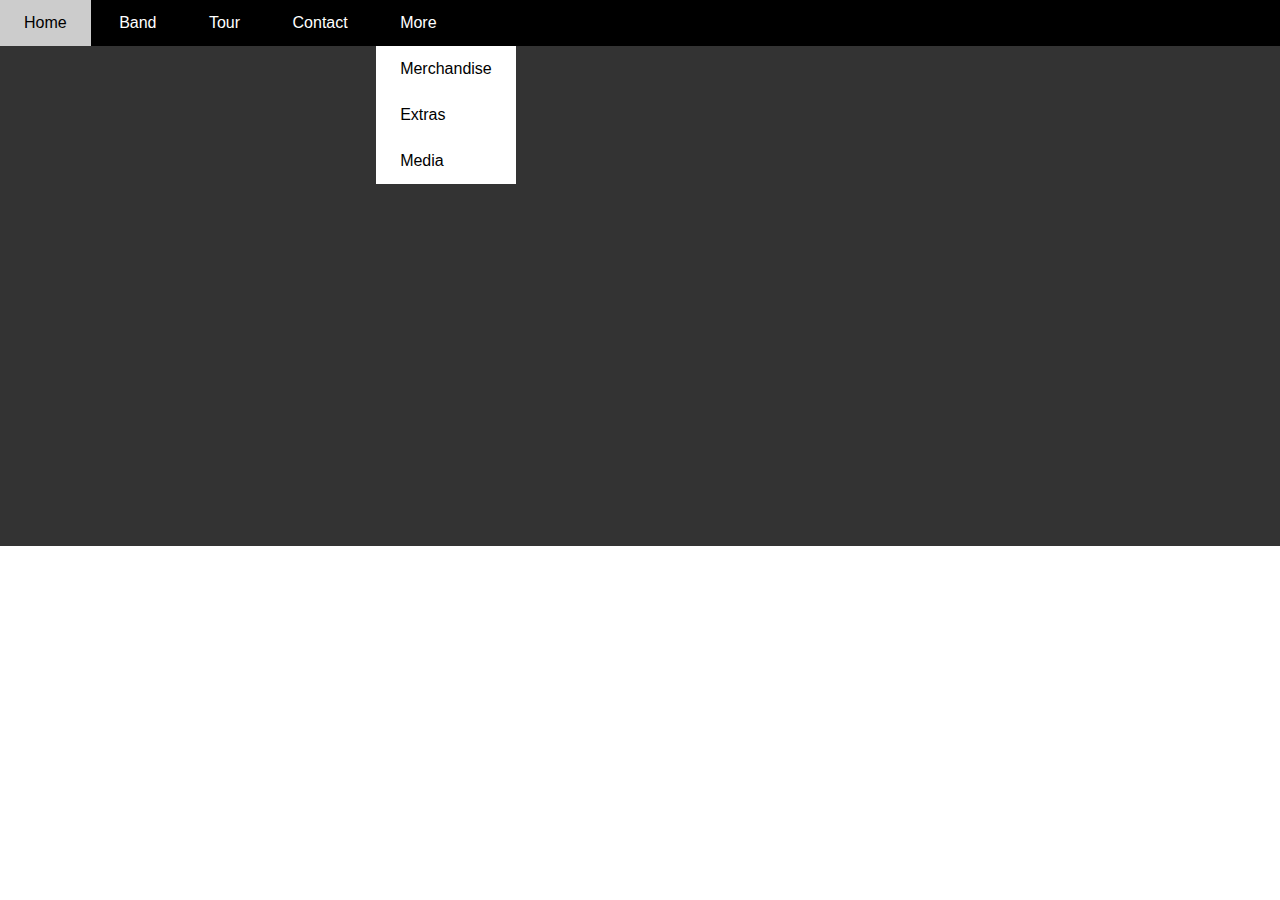
<file: F8/w3_templates_band/index.html>
<!DOCTYPE html>
<html lang="en">
<head>
    <meta charset="UTF-8">
    <meta name="viewport" content="width=device-width, initial-scale=1.0">
    <title>Document</title>
    <link rel="stylesheet" href="./assets/css/style.css">

</head>
<body>
    <div id="main">
        <div id="header">
            <!-- Nav -->
            <!-- ul#nav>li*5>a -->
            <ul id="nav">
                <li><a href="">Home</a></li>
                <li><a href="">Band</a></li>
                <li><a href="">Tour</a></li>
                <li><a href="">Contact</a></li>
                <li>
                    <a href=""> More</a>
                    <ul class="subnav">
                        <!-- dùng class vì sau này có thể xuất hiện nhiều -->
                        <li><a href="">Merchandise</a></li>
                        <li><a href="">Extras</a></li>
                        <li><a href="">Media</a></li>
                    </ul>
                </li>
            </ul>
        </div>

        <div id="slider">

        </div>

        <div id="container">
            <div id="content">

            </div>
        </div>
        
        <div id="footer">

        </div>
    </div>
</body>
</html>
</file>
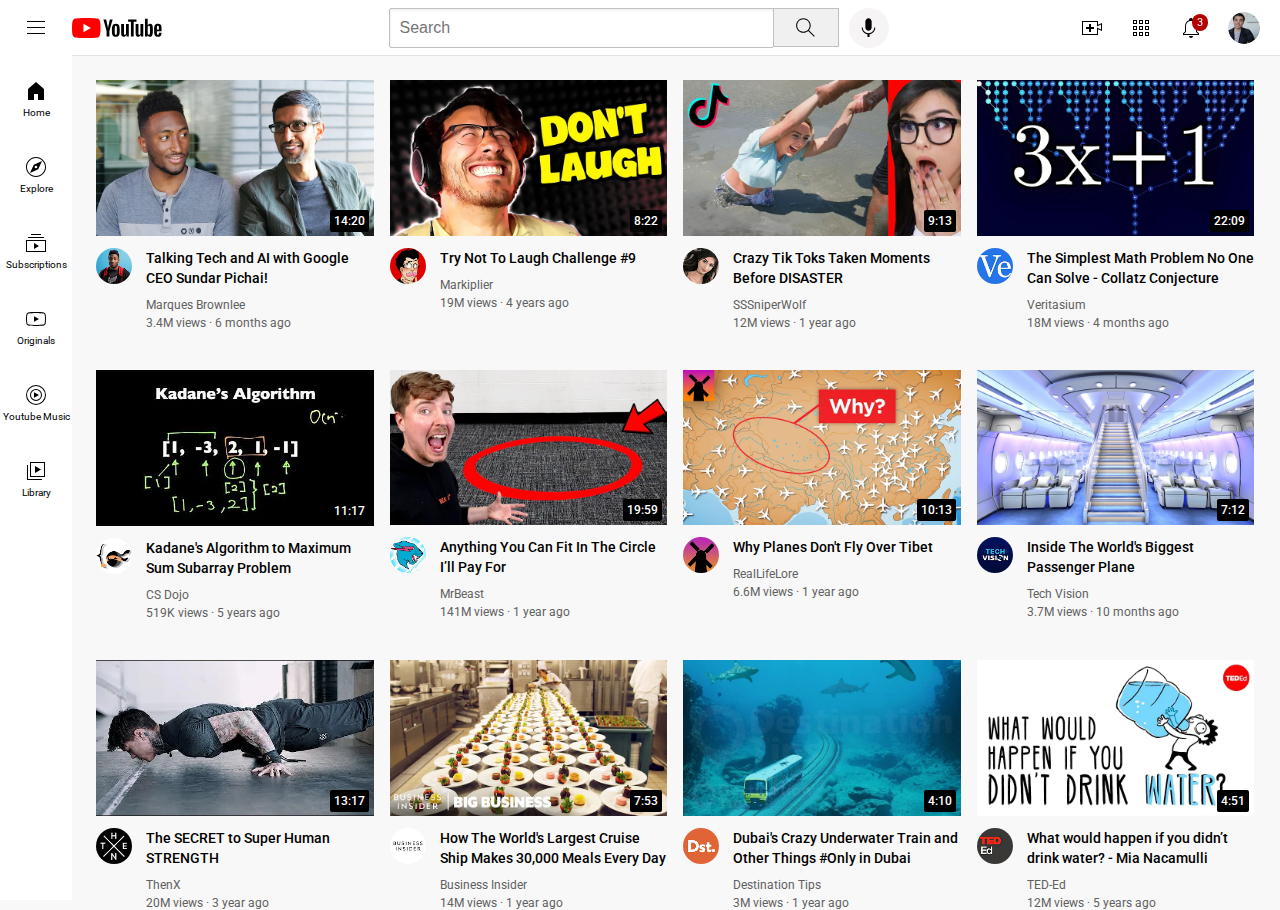
<file: HTML&CSS/youtube.html>
<!DOCTYPE html>
<html>
    <head>
        <title>Youtube.com Clone</title>

        <link rel="preconnect" href="https://fonts.googleapis.com">
        <link rel="preconnect" href="https://fonts.gstatic.com" crossorigin>
        <link href="https://fonts.googleapis.com/css2?family=Roboto:wght@400;500;700&display=swap" rel="stylesheet">

        <link rel="stylesheet" href="styles/generals.css">
        <link rel="stylesheet" href="styles/header.css">
        <link rel="stylesheet" href="styles/video.css">
        <link rel="stylesheet" href="styles/sidebar.css">

    </head>
    <body>

        <header class="header">
            
            <div class="left-section">
                <img class="hamburger-menu" src="icons/hamburger-menu.svg" alt="">
                <img class="youtube-logo" src="icons/youtube-logo.svg" alt="">
            </div>
            
            <div class="middle-section">
                <input class="search-bar" type="text" placeholder="Search">
                
                <button class="search-button">
                    <img class="search-icon" src="icons/search.svg" alt="">
                    <div class="tooltip">Search</div>
                </button>
                
                <button class="voice-search-button">
                    <img class="voice-search-icon" src="icons/voice-search-icon.svg" alt="">
                    <div class="tooltip">Search with your voice</div>
                </button>
            </div>
            
            <div class="right-section">
                <div class="upload-icon-container">
                    <img class="upload-icon" src="icons/upload.svg" alt="">
                    <div class="tooltip">Create</div>   
                </div>
                <div class="youtube-apps-icon-container">
                    <img class="youtube-apps-icon" src="icons/youtube-apps.svg" alt="">
                    <div class="tooltip">Youtube apps</div>
                </div>
                <div class="notifications-container">
                    <img class="notifications-icon" src="icons/notifications.svg" alt="">
                    <div class="notifications-counts">3</div>
                    <div class="tooltip">Notifications</div>
                </div>
                <img class="current-user-picture" src="channel-pictures/my-channel.jpeg" alt="">
            </div>
        </header>

        <nav class="sidebar">
            <div class="sidebar-link">
                <img src="icons/home.svg" alt="">
                <div>Home</div>
            </div>

            <div class="sidebar-link">
                <img src="icons/explore.svg" alt="">
                <div>Explore</div>
            </div>

            <div class="sidebar-link">
                <img src="icons/subscriptions.svg" alt="">
                <div>Subscriptions</div>
            </div>

            <div class="sidebar-link">
                <img src="icons/originals.svg" alt="">
                <div>Originals</div>
            </div>

            <div class="sidebar-link">
                <img src="icons/youtube-music.svg" alt="">
                <div>Youtube Music</div>
            </div>

            <div class="sidebar-link">
                <img src="icons/library.svg" alt="">
                <div>Library</div>
            </div>
        </nav>

        <main>
            <section class="video-gird">
                <div class="video-preview">
                    <div class="thumbnail-row">
                        <img class = "thumbnail" src="thumbnail/thumbnail-1.webp" alt="">
                        <div class="video-time">14:20</div>
                    </div>
                    <div class="video-info-grid">
                        <div class="channel-pictures">
                            <img class="profile-picture" src="channel-pictures/channel-1.jpeg" alt="">
                        </div>
                        <div class="video-info">
                            <p class="video-title">
                                Talking Tech and AI with Google CEO Sundar Pichai!
                            </p>
                            
                            <p class="video-author">
                                Marques Brownlee
                            </p>
                            
                            <p class="video-stats">
                                3.4M views &#183; 6 months ago
                            </p>
                        </div>
                    </div>
                </div>
        
                <div class="video-preview">
                    <div class="thumbnail-row">
                        <img class = "thumbnail" src="thumbnail/thumbnail-2.webp" alt="">
                        <div class="video-time">8:22</div>
                    </div>
                    <div class="video-info-grid">
                        <div class="channel-pictures">
                            <img class="profile-picture" src="channel-pictures/channel-2.jpeg" alt="">
                        </div>
                        <div class="video-info">
                            <p class="video-title">
                                Try Not To Laugh Challenge #9
                            </p>
                            
                            <p class="video-author">
                                Markiplier  
                            </p>
                            
                            <p class="video-stats">
                                19M views &#183; 4 years ago
                            </p>
                        </div>
                    </div>
                </div>
        
                <div class="video-preview">
                    <div class="thumbnail-row">
                        <img class = "thumbnail" src="thumbnail/thumbnail-3.webp" alt="">
                        <div class="video-time">9:13</div>
                    </div>
                    <div class="video-info-grid">
                        <div class="channel-pictures">
                            <img class="profile-picture" src="channel-pictures/channel-3.jpeg" alt="">
                        </div>
                        <div class="video-info">
                            <p class="video-title">
                                Crazy Tik Toks Taken Moments Before DISASTER
                            </p>
                            
                            <p class="video-author">
                                SSSniperWolf
                            </p>
                            
                            <p class="video-stats">
                                12M views &#183; 1 year ago 
                            </p>
                        </div>
                    </div>
                </div>
        
                <div class="video-preview">
                    <div class="thumbnail-row">
                        <img class = "thumbnail" src="thumbnail/thumbnail-4.webp" alt="">
                        <div class="video-time">22:09</div>
                    </div>
                    <div class="video-info-grid">
                        <div class="channel-pictures">
                            <img class="profile-picture" src="channel-pictures/channel-4.jpeg" alt="">
                        </div>
                        <div class="video-info">
                            <p class="video-title">
                                The Simplest Math Problem No One Can Solve - Collatz Conjecture
                            </p>
                            
                            <p class="video-author">
                                Veritasium  
                            </p>
                            
                            <p class="video-stats">
                                18M views &#183; 4 months ago
                            </p>
                        </div>
                    </div>
                </div>
        
                <div class="video-preview">
                    <div class="thumbnail-row">
                        <img class = "thumbnail" src="thumbnail/thumbnail-5.webp" alt="">
                        <div class="video-time">11:17</div>
                    </div>
                    <div class="video-info-grid">
                        <div class="channel-pictures">
                            <img class="profile-picture" src="channel-pictures/channel-5.jpeg" alt="">
                        </div>
                        <div class="video-info">
                            <p class="video-title">
                                Kadane's Algorithm to Maximum Sum Subarray Problem
                            </p>
                            
                            <p class="video-author">
                                CS Dojo
                            </p>
                            
                            <p class="video-stats">
                                519K views &#183; 5 years ago
                            </p>
                        </div>
                    </div>
                </div>
        
                <div class="video-preview">
                    <div class="thumbnail-row">
                        <img class = "thumbnail" src="thumbnail/thumbnail-6.webp" alt="">
                        <div class="video-time">19:59</div>
                    </div>
                    <div class="video-info-grid">
                        <div class="channel-pictures">
                            <img class="profile-picture" src="channel-pictures/channel-6.jpeg" alt="">
                        </div>
                        <div class="video-info">
                            <p class="video-title">
                                Anything You Can Fit In The Circle I’ll Pay For 
                            </p>
                            
                            <p class="video-author">
                                MrBeast
                            </p>
                            
                            <p class="video-stats">
                                141M views &#183; 1 year ago
                            </p>
                        </div>
                    </div>
                </div>
                <div class="video-preview">
                    <div class="thumbnail-row">
                        <img class = "thumbnail" src="thumbnail/thumbnail-7.webp" alt="">
                        <div class="video-time">10:13</div>
                    </div>
                    <div class="video-info-grid">
                        <div class="channel-pictures">
                            <img class="profile-picture" src="channel-pictures/channel-7.jpeg" alt="">
                        </div>
                        <div class="video-info">
                            <p class="video-title">
                                Why Planes Don't Fly Over Tibet
                            </p>
                            
                            <p class="video-author">
                                RealLifeLore
                            </p>
                            
                            <p class="video-stats">
                                6.6M views &#183; 1 year ago
                            </p>
                        </div>
                    </div>
                </div>
        
                <div class="video-preview">
                    <div class="thumbnail-row">
                        <img class = "thumbnail" src="thumbnail/thumbnail-8.webp" alt="">
                        <div class="video-time">7:12</div>
                    </div>
                    <div class="video-info-grid">
                        <div class="channel-pictures">
                            <img class="profile-picture" src="channel-pictures/channel-8.jpeg" alt="">
                        </div>
                        <div class="video-info">
                            <p class="video-title">
                                Inside The World's Biggest Passenger Plane
                            </p>
                            
                            <p class="video-author">
                                Tech Vision
                            </p>
                            
                            <p class="video-stats">
                                3.7M views &#183; 10 months ago
                            </p>
                        </div>
                    </div>
                </div>
        
                <div class="video-preview">
                    <div class="thumbnail-row">
                        <img class = "thumbnail" src="thumbnail/thumbnail-9.webp" alt="">
                        <div class="video-time">13:17</div>
                    </div>
                    <div class="video-info-grid">
                        <div class="channel-pictures">
                            <img class="profile-picture" src="channel-pictures/channel-9.jpeg" alt="">
                        </div>
                        <div class="video-info">
                            <p class="video-title">
                                The SECRET to Super Human STRENGTH
                            </p>
                            
                            <p class="video-author">
                                ThenX
                            </p>
                            
                            <p class="video-stats">
                                20M views &#183; 3 year ago
                            </p>
                        </div>
                    </div>
                </div>
        
                <div class="video-preview">
                    <div class="thumbnail-row">
                        <img class = "thumbnail" src="thumbnail/thumbnail-10.webp" alt="">
                        <div class="video-time">7:53</div>
                    </div>
                    <div class="video-info-grid">
                        <div class="channel-pictures">
                            <img class="profile-picture" src="channel-pictures/channel-10.jpeg" alt="">
                        </div>
                        <div class="video-info">
                            <p class="video-title">
                                How The World's Largest Cruise Ship Makes 30,000 Meals Every Day
                            </p>
                            
                            <p class="video-author">
                                Business Insider  
                            </p>
                            
                            <p class="video-stats">
                                14M views &#183; 1 year ago
                            </p>
                        </div>
                    </div>
                </div>
        
                <div class="video-preview">
                    <div class="thumbnail-row">
                        <img class = "thumbnail" src="thumbnail/thumbnail-11.webp" alt="">
                        <div class="video-time">4:10</div>
                    </div>
                    <div class="video-info-grid">
                        <div class="channel-pictures">
                            <img class="profile-picture" src="channel-pictures/channel-11.jpeg" alt="">
                        </div>
                        <div class="video-info">
                            <p class="video-title">
                                Dubai's Crazy Underwater Train and Other Things #Only in Dubai
                            </p>
                            
                            <p class="video-author">
                                Destination Tips
                            </p>
                            
                            <p class="video-stats">
                                3M views &#183; 1 year ago
                            </p>
                        </div>
                    </div>
                </div>
        
                <div class="video-preview">
                    <div class="thumbnail-row">
                        <img class = "thumbnail" src="thumbnail/thumbnail-12.webp" alt="">
                        <div class="video-time">4:51</div>
                    </div>
                    <div class="video-info-grid">
                        <div class="channel-pictures">
                            <img class="profile-picture" src="channel-pictures/channel-12.jpeg" alt="">
                        </div>
                        <div class="video-info">
                            <p class="video-title">
                                What would happen if you didn’t drink water? - Mia Nacamulli
                            </p>
                            
                            <p class="video-author">
                                TED-Ed
                            </p>
                            
                            <p class="video-stats">
                                12M views &#183;     5 years ago
                            </p>
                        </div>
                    </div>
                </div>
            </section>
        </main>
    </body>
</html>
</file>
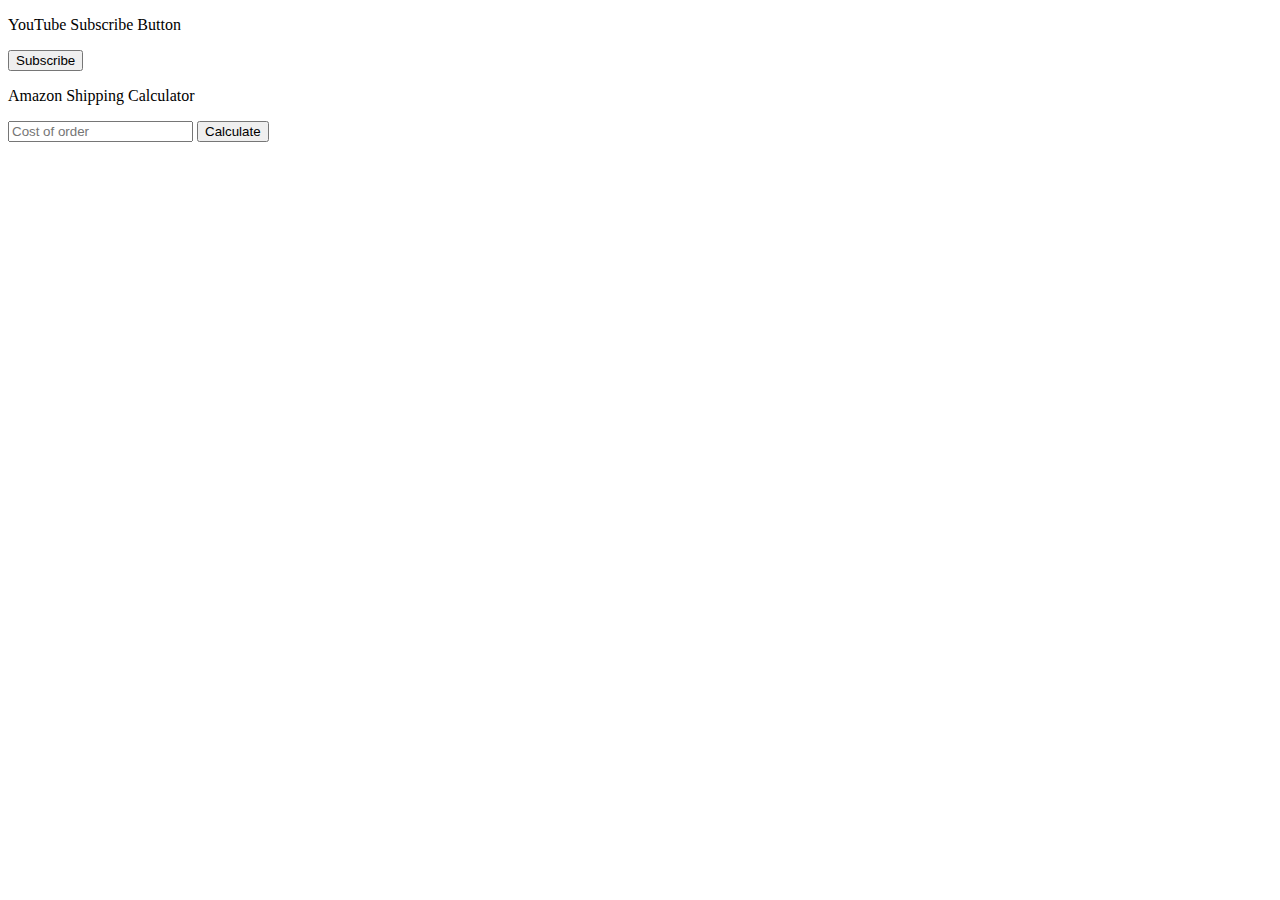
<file: JavaScript_Tutorial/dom-projects.html>
<!DOCTYPE html>
<html>
<head>
    <title>DOM Projects</title>
</head>
<body>
    <p>YouTube Subscribe Button</p>

    <button onclick="
        subcribe();        
    " class="js-subscribe-button">Subscribe</button>

    <p>Amazon Shipping Calculator</p>
    <input type="text" placeholder="Cost of order" class="js-cost-input"
        onkeydown="
            handleCostKeydown(event);
            // console.log(event.key);
    ">
    <button onclick="
        calculateTotal();
    ">Calculate</button>

    <p class="js-total-cost"></p>
    <script>
        function handleCostKeydown(event){
            if (event.key === 'Enter'){
                calculateTotal();
            }
        }

        function calculateTotal(){
            const inputElement = document.querySelector('.js-cost-input');
            let cost = Number(inputElement.value);

            if (cost < 40){
                cost += 10;
            }

            document.querySelector('.js-total-cost').innerHTML = `$${cost}`;
        }

        function subcribe(){
            const buttonElement = document.querySelector('.js-subscribe-button');
        
            if (buttonElement.innerText === 'Subscribe'){
                buttonElement.innerHTML = 'Subscribed';
            } else {
                buttonElement.innerHTML = 'Subscribe';            }
        }


    </script>
</body>
</html>
</file>
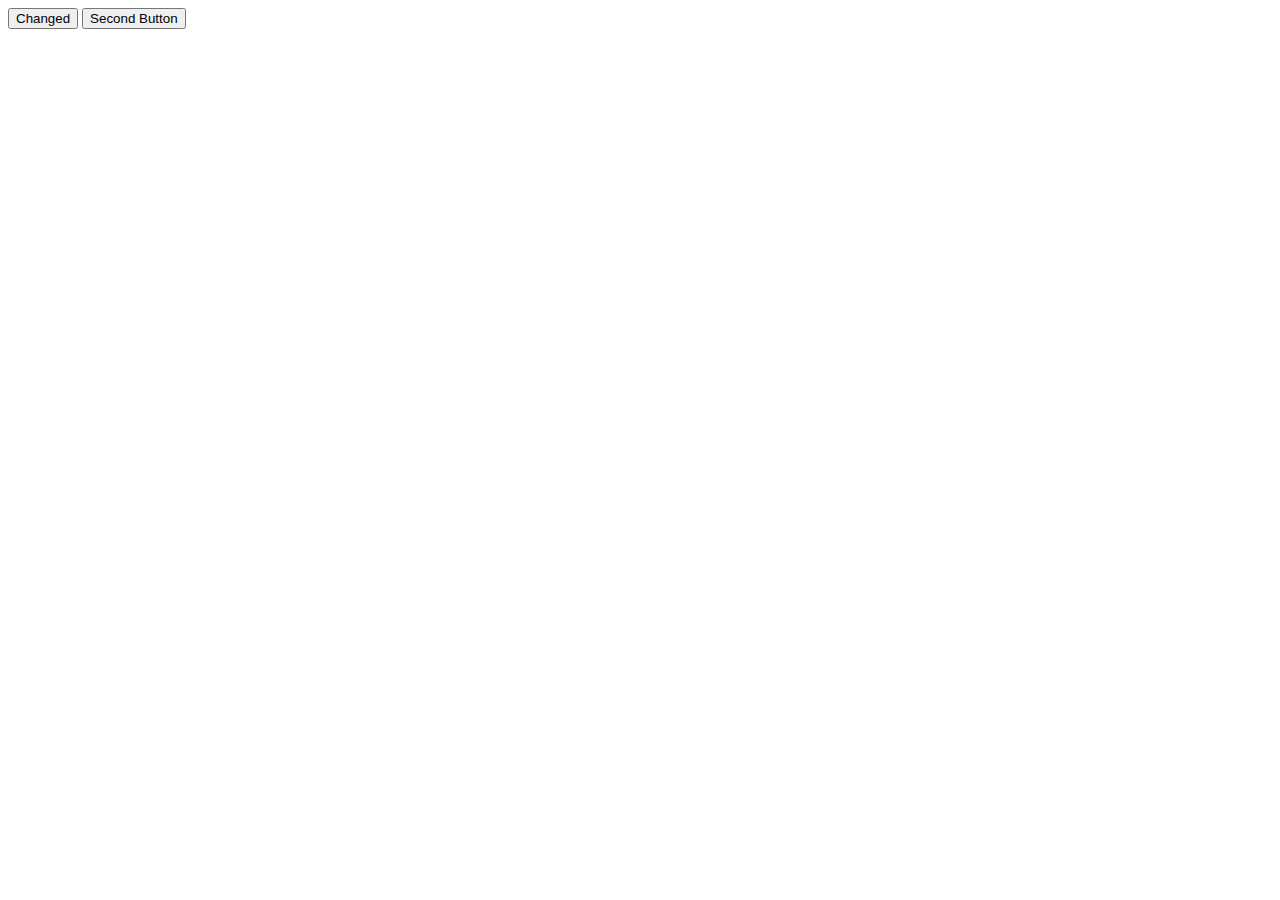
<file: JavaScript_Tutorial/DOM.html>
<!DOCTYPE html>
<html>
<head>
    <title>DOM</title>
</head>
<body>
    <button>Hello</button>
    <button class="js-button">Second Button</button>

    <script>
        console.log(document.querySelector('button').innerHTML);
        document.querySelector('button').innerHTML = 'Changed';
        
        const buttonElement = document.querySelector('.js-button');
        
        console.log(buttonElement)

        // console.log(document.title);
        // document.title = 'New Title';

        // console.log(document.body);
        // console.log(typeof document.body);

        // console.log(document.body.innerHTML);
        // document.body.innerHTML = '<button>Hello</button>'
    </script>
</body>
</html>
</file>
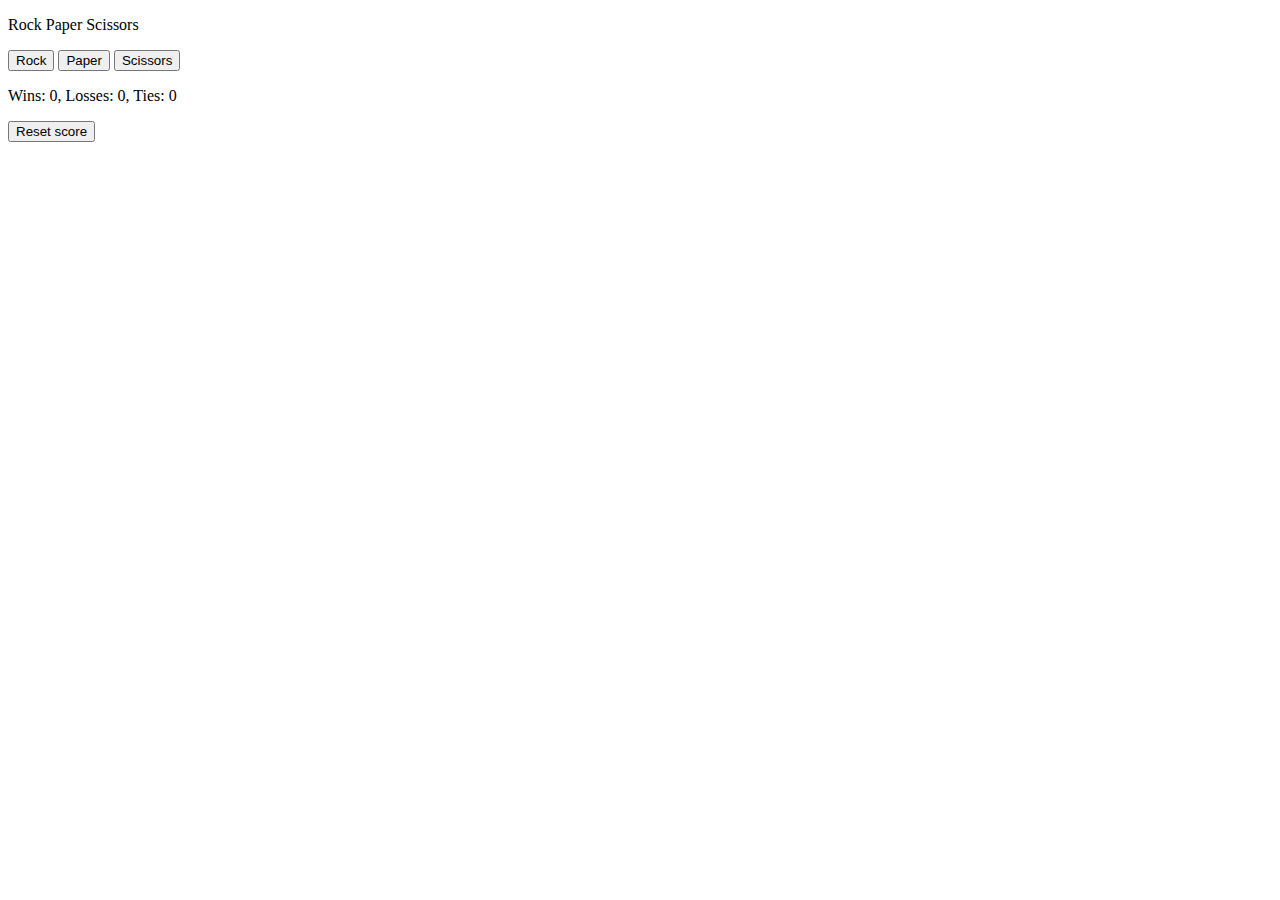
<file: JavaScript_Tutorial/rock-paper-scissors.html>
<!DOCTYPE html>
<html>
    <header>
        <title>Rock Paper Scissors</title>
    </header>
    <body>
        <p>Rock Paper Scissors</p>
        <button onclick="
            playGame('Rock');
        ">Rock</button>
        <button onclick="
            playGame('Paper');
        ">Paper</button>
        <button onclick="
           playGame('Scissors');
        ">Scissors</button>

        <p class="js-result"></p>
        <p class="js-moves"></p>
        <p class="js-score"></p>

        <button onclick="
            score.wins = 0;
            score.losses = 0;
            score.tie = 0;
            updateScore();
        ">Reset score</button>

        <script>
            let score = JSON.parse(localStorage.getItem('score')) || {
                wins: 0,
                losses: 0,
                tie: 0 
            };

            updateScore();

            function playGame(playerMove) {
                let computerMove = pickComputerMove();

                let results = '';

                if (computerMove === 'Rock') {
                    results = 'Tie.';
                }
                else if (computerMove === 'Paper') {
                    results = 'You lose.';
                }
                else {
                    results = 'You win.';
                }

                if (results === 'You win.'){
                    score.wins++;
                }
                else if (results === 'You lose.') {
                    score.losses++;
                }
                else {
                    score.tie++;
                }

                localStorage.setItem('score', JSON.stringify(score));

                updateScore();
            
                document.querySelector('.js-result').innerText = results;
                document.querySelector('.js-moves').innerText = `You picked ${playerMove}, computer picked ${computerMove}.`;
            }

            function updateScore() {
                document.querySelector('.js-score').innerText = `Wins: ${score.wins}, Losses: ${score.losses}, Ties: ${score.tie}`;
            }

            function pickComputerMove() {
                const randomNumber = Math.random();
                
                let computerMove = '';

                if (randomNumber >= 0  && randomNumber < 1/3) {
                    computerMove = 'Rock';
                }
                else if (randomNumber >= 1/3 && randomNumber < 2/3) {
                    computerMove = 'Paper';
                }
                else {
                    computerMove = 'Scissors';
                }
                return computerMove;
            }
        </script>
    </body>
</html>
</file>
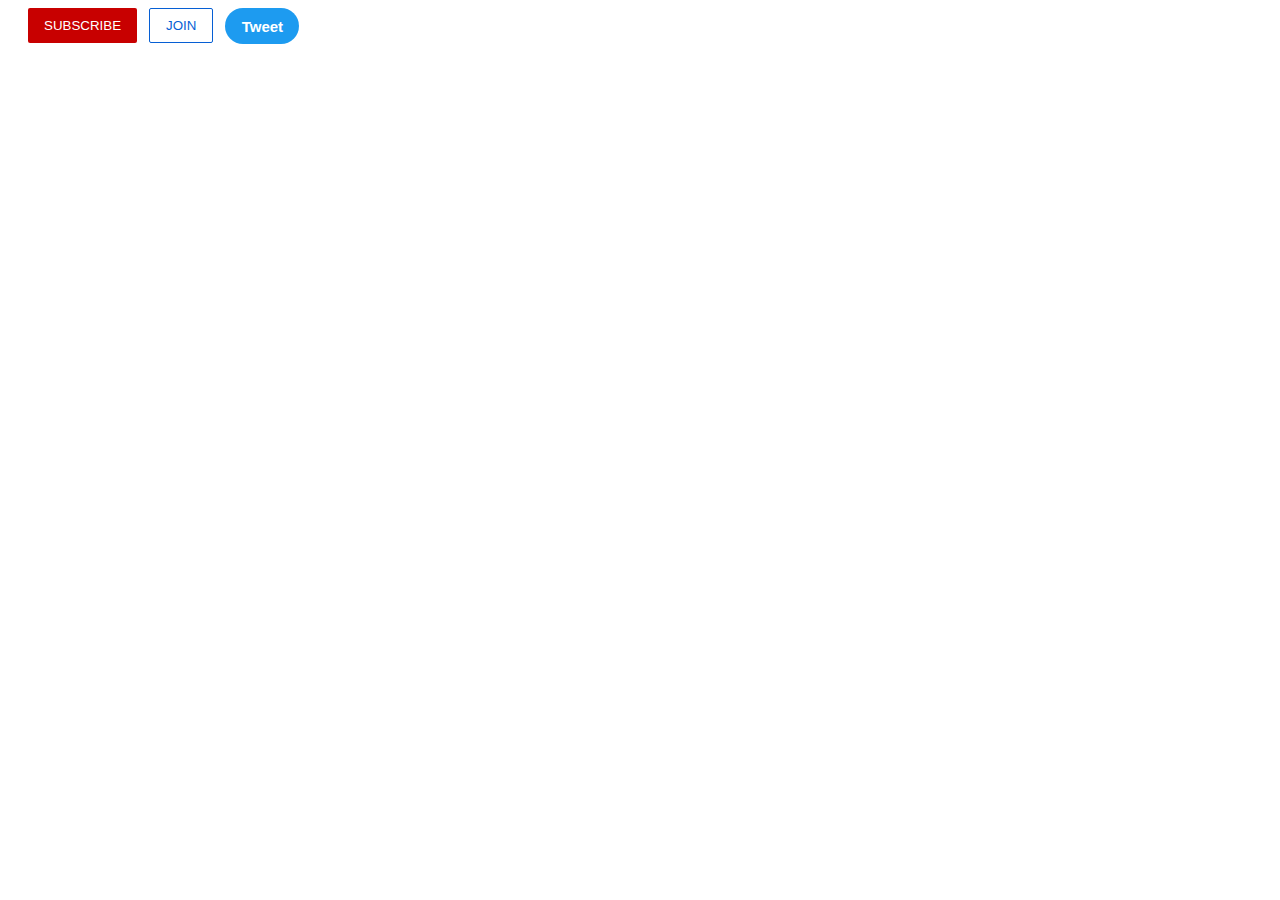
<file: HTML&CSS/lession 6 - HTML structure/buttons.html>
<!DOCTYPE html>
<html>
  <head>
    <title>Buttons Practice</title>
    <link rel="stylesheet" href="styles/buttons.css">
  </head>
  <body>
    <button class="subscribe-button">
      SUBSCRIBE
    </button>

    <button class="join-button">
      JOIN
    </button>

    <button class="tweet-button">
      Tweet
    </button>
  </body>
</html>
</file>
<file: HTML&CSS/styles/generals.css>
p {
    margin-top: 0;
    margin-bottom: 0;
}

body {
    font-family: Roboto, Arial;
    margin: 0;
    padding-top: 80px;
    padding-left: 96px;
    padding-right: 26px;
    background-color: rgb(248, 248, 248);
}
</file>
<file: HTML&CSS/styles/header.css>
.header {
    height: 55px;

    display: flex;
    flex-direction: row;
    justify-content: space-between;

    position: fixed;
    top: 0;
    right: 0;
    left: 0;
    z-index: 100;

    background-color: white;
    border-bottom-width: 1px;
    border-bottom-style: solid;
    border-bottom-color: rgb(228, 228, 228);
}

.left-section {
    display: flex;
    align-items: center;
}

.hamburger-menu {
    height: 24px;
    margin-right: 24px;
    margin-left: 24px;
}

.youtube-logo {
    height: 20px;
}

.middle-section {
    flex: 1;
    margin-left: 70px;
    margin-right: 35px;
    max-width: 500px;
    display: flex;
    align-items: center;
}

.search-bar {
    height: 36px;
    flex: 1;
    padding-left: 10px;
    font-size: 16px;
    border: 1px solid rgb(192, 192, 192);
    border-radius: 2px;
    box-shadow: inset 1px 2px 3px rgb(0, 0, 0, 0.05);
    width: 0;
}

.search-bar::placeholder {
    font-size: 16px;
}

.search-button {
    height: 39px;
    width: 66px;
    background-color: rgb(240, 240, 240);
    border: 1px solid rgb(192, 192, 192);
    margin-left: -1px;
    margin-right: 10px;
}

.search-button,
.voice-search-button,
.upload-icon-container,
.youtube-apps-icon-container,
.notifications-container {
    position: relative;
    display: flex;
    justify-content: center;
    align-items: center;
}

.search-button .tooltip,
.voice-search-button .tooltip,
.upload-icon-container .tooltip,
.youtube-apps-icon-container .tooltip,
.notifications-container .tooltip {
    font-size: 12px;
    position: absolute;
    opacity: 0;
    background-color: gray;
    color: white;
    border-radius: 2px;
    padding: 4px 8px;
    bottom: -30px;
    transition: opacity 0.15s;
    pointer-events: none;
    white-space: nowrap;
}

.search-button:hover .tooltip,
.voice-search-button:hover .tooltip,
.upload-icon-container:hover .tooltip,
.youtube-apps-icon-container:hover .tooltip,
.notifications-container:hover .tooltip {
    opacity: 1;
}

.search-icon {
    height: 25px;
}

.voice-search-button {
    height: 40px;
    width: 40px;
    border: none;
    border-radius: 20px;
    background-color: rgb(246, 244, 244);
}

.voice-search-icon {
    height: 25px;
}

.right-section {
    width: 180px;
    display: flex;
    align-items: center;
    justify-content: space-between;
    margin-right: 20px;
    flex-shrink: 0;
}

.upload-icon{
    height: 24px;
}

.youtube-apps-icon{
    height: 24px;
}

.notifications-icon{
    height: 24px;
}

.notifications-container {
    position: relative;
}

.notifications-counts {
    font-size: 11px;

    position: absolute;
    background-color: rgb(181, 0, 0);
    color: white;
    top: -2px;
    right: -5px;
    padding: 2px 5px;
    border-radius: 10px;
}

.current-user-picture{
    height: 32px;
    border-radius: 16px;
}
</file>
<file: HTML&CSS/styles/video.css>
.thumbnail {
    width: 100%;
}

.video-title {    
    margin-top: 0;
    font-size: 14px;
    font-weight: 500;
    line-height: 20px;
    margin-bottom: 10px;
}   

.video-info-grid {
    display: grid;
    grid-template-columns: 50px 1fr;
}

.profile-picture {
    width: 36px;
    border-radius: 50px;
}   
.thumbnail-row {
    margin-bottom: 8px;
    position: relative;
}
.video-author,
.video-stats {
    font-size: 12px;
    color: rgb(96, 96, 96); 
}
.video-author { 
    margin-bottom: 4px;
}

.video-gird {
    display: grid;
    grid-template-columns: 1fr 1fr 1fr;
    column-gap: 16px;
    row-gap: 40px;
}

@media (max-width: 750px) {
    .video-gird {
        grid-template-columns: 1fr 1fr;
    }
}

@media (min-width: 751px) and (max-width: 999px) {
    .video-gird {
        grid-template-columns: 1fr 1fr 1fr;
    }
}

@media (min-width: 1000px) {
    .video-gird {
        grid-template-columns: 1fr 1fr 1fr 1fr;
    }
}

.video-time {
    font-size: 12px;
    font-weight: 500;
    position: absolute;
    background-color: black;
    color: white;
    bottom: 8px;
    right: 5px;
    padding: 4px;
    border-radius: 2px;
}
</file>
<file: HTML&CSS/styles/sidebar.css>
.sidebar {
    position: fixed;
    top: 55px;
    bottom: 0;
    left: 0;
    width: 72px;
    background-color: white;
    z-index: 200;
    padding-top: 5px;
}

.sidebar-link {
    height: 76px;
    display: flex;
    justify-content: center;
    align-items: center;
    flex-direction: column;
    cursor: pointer;
}

.sidebar-link:hover {
    background-color: rgb(235, 235, 235);
}

.sidebar-link img {
    height: 24px;
    margin-bottom: 4px;
}

.sidebar-link div {
    font-size: 10px;
}
</file>
<file: HTML&CSS/lession 6 - HTML structure/styles/buttons.css>
.subscribe-button {
    background-color: rgb(200, 0, 0);
    color: white;
    border: none;
    border-radius: 2px;
    cursor: pointer;
    margin-right: 8px;
    margin-left: 20px;
    padding-top: 10px;
    padding-bottom: 10px;
    padding-left: 16px;
    padding-right: 16px;
    transition: opacity 0.15s;
    vertical-align: top;
  }
  
  .subscribe-button:hover {
    opacity: 0.8;
  }
  
  .subscribe-button:active {
    opacity: 0.5;
  }
  
  .join-button {
    background-color: white;
    border-color: rgb(6, 95, 212);
    border-style: solid;
    border-width: 1px;
    color: rgb(6, 95, 212);
    border-radius: 2px;
    cursor: pointer;
    padding-top: 9px;
    padding-bottom: 9px;
    padding-left: 16px;
    padding-right: 16px;
  
    transition: background-color 0.15s,
      color 0.15s;
  }
  
  .join-button:hover {
    background-color: rgb(6, 95, 212);
    color: white;
  }
  
  .join-button:active {
    opacity: 0.7;
  }
  
  .tweet-button {
    background-color: rgb(29, 155, 240);
    color: white;
    border: none;
    height: 36px;
    width: 74px;
    border-radius: 8px;
    border-radius: 18px;
    font-weight: bold;
    font-size: 15px;
    cursor: pointer;
    margin-left: 8px;
    transition: box-shadow 0.15s;
    vertical-align: top;
  }
  
  .tweet-button:hover {
    box-shadow: 5px 5px 10px rgba(0, 0, 0, 0.15);
  }
</file>
<file: F8/w3_templates_band/assets/css/style.css>
/* Reset CSS */

* {
    padding: 0;
    margin: 0;
    box-sizing: border-box;
}

html {
    font-family: Arial, Helvetica, sans-serif;
}

#main{
    
}

#header{
    height: 46px;
    background-color: #000;
}

#nav {

}

#nav li {
    /* dùng inline-block để các phần tử nằm trên một hàng ngang */
    display: inline-block;
    position: relative;
}

/* chỉ ảnh hưởng đến cấp 1 */
#nav > li > a {
    color: #fff;
}

#nav li a {
    text-decoration: none; 
    line-height: 46px;
    padding: 0 24px;
    display: block;
}
#nav .subnav li:hover,
#nav > li:hover > a {
    color: #000;
    background-color: #ccc;
}


#nav .subnav {
    position: absolute;
    background-color: #fff;
}

#nav .subnav a {
    color: #000;

}

/* #nav .subnav li:hover {
    color: #000;
    background-color: #ccc;
} */

#slider{
    min-height: 500px;
    background-color: #333;
}

#container{
    
}

#content{
    
}

#footer{
    
}
</file>
